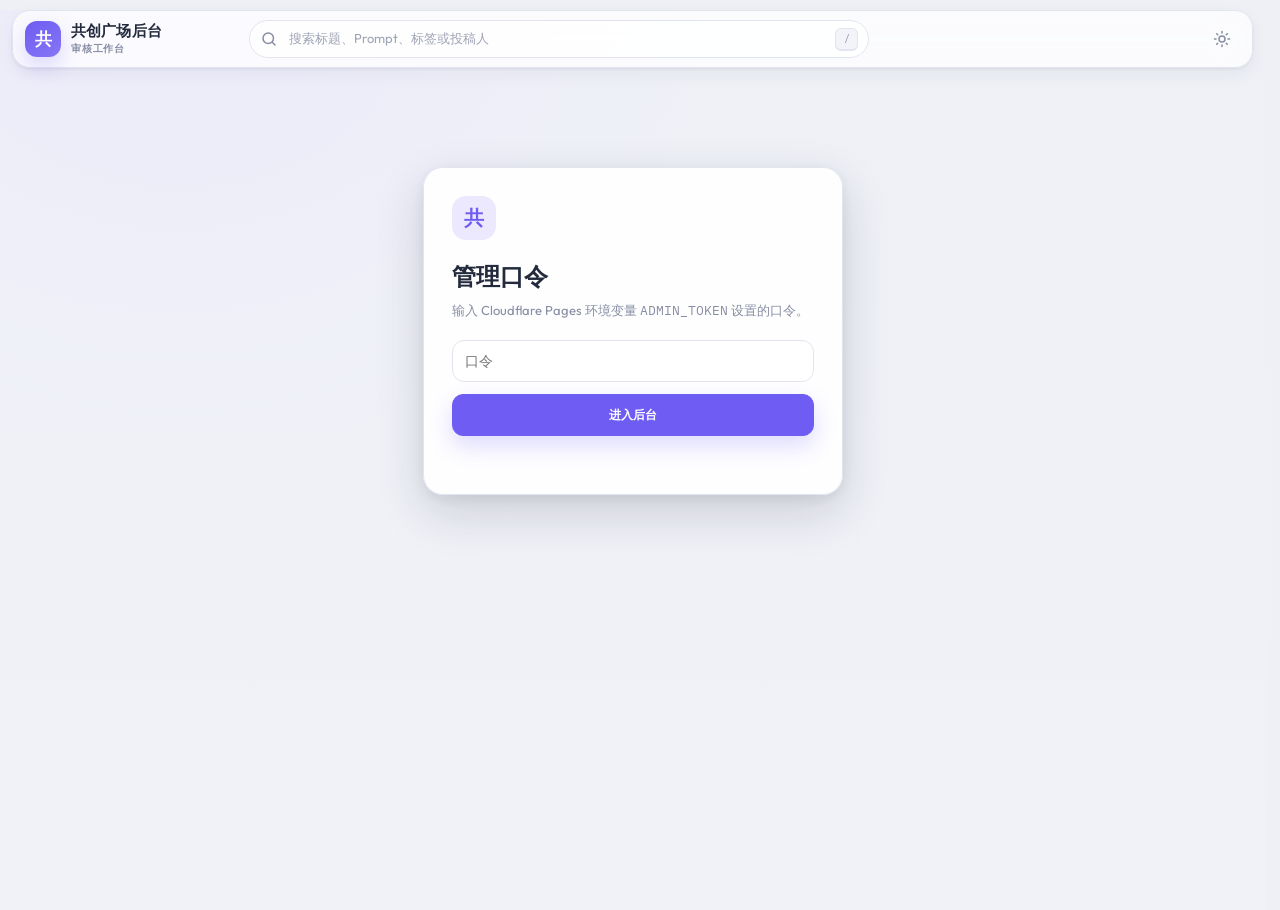
<file: site/review.html>
<!DOCTYPE html>
<html lang="zh-CN">
<head>
<meta charset="UTF-8">
<meta name="viewport" content="width=device-width, initial-scale=1.0">
<meta name="robots" content="noindex,nofollow">
<title>共创广场后台</title>
<link rel="icon" type="image/svg+xml" href="assets/favicon.svg">
<script>
/* 主题早应用：跟随法典图鉴；仅在新键缺失时兼容旧审核页 strings-dark。 */
(()=>{try{
  const storedDark=localStorage.getItem('fadian-dark');
  const legacyDark=localStorage.getItem('strings-dark');
  const dark=storedDark==='1'||(storedDark===null&&legacyDark==='true');
  const storedTheme=localStorage.getItem('fadian-theme');
  const theme=['teal','sakura','amber'].includes(storedTheme)?storedTheme:'';
  window.__adminTheme={dark,theme};
  document.documentElement.style.colorScheme=dark?'dark':'light';
}catch(e){window.__adminTheme={dark:false,theme:''}}})();
</script>
<link rel="preconnect" href="https://fonts.googleapis.com">
<link rel="preconnect" href="https://fonts.gstatic.com" crossorigin>
<link rel="stylesheet" href="https://fonts.googleapis.com/css2?family=Outfit:wght@400;500;600;700;800&family=IBM+Plex+Mono:wght@400;500;600;700&display=swap">
<link rel="stylesheet" href="assets/tokens.css">
<link rel="stylesheet" href="assets/admin.css">
</head>
<body>
<script>
(()=>{const t=window.__adminTheme||{};document.body.classList.toggle('dark',!!t.dark);if(t.theme)document.body.classList.add('theme-'+t.theme)})();
</script>
<header class="admin-topbar">
  <a class="admin-brand" href="/strings.html">
    <span class="brand-mark" aria-hidden="true">共</span>
    <span class="brand-copy">
      <b>共创广场后台</b>
      <small>审核工作台</small>
    </span>
  </a>
  <label class="top-search" for="globalSearch">
    <svg viewBox="0 0 24 24" aria-hidden="true"><circle cx="11" cy="11" r="7"></circle><path d="m20 20-3.6-3.6"></path></svg>
    <span class="sr-only">搜索投稿</span>
    <input id="globalSearch" type="search" placeholder="搜索标题、Prompt、标签或投稿人" autocomplete="off">
    <kbd>/</kbd>
  </label>
  <div class="top-actions">
    <button class="icon-action theme-toggle" type="button" id="themeBtn" aria-label="切换深浅色" title="切换深浅色">
      <svg class="sun" viewBox="0 0 24 24" aria-hidden="true"><circle cx="12" cy="12" r="4"></circle><path d="M12 2v2M12 20v2M4.93 4.93l1.41 1.41M17.66 17.66l1.41 1.41M2 12h2M20 12h2M4.93 19.07l1.41-1.41M17.66 6.34l1.41-1.41"></path></svg>
      <svg class="moon" viewBox="0 0 24 24" aria-hidden="true"><path d="M21 12.79A9 9 0 1 1 11.21 3 7 7 0 0 0 21 12.79Z"></path></svg>
    </button>
    <button class="icon-action" type="button" id="reloadBtn" hidden title="刷新当前队列">
      <svg viewBox="0 0 24 24" aria-hidden="true"><path d="M20 11a8 8 0 1 0-2.34 5.66"></path><path d="M20 4v7h-7"></path></svg>
      <span>刷新</span>
    </button>
    <button class="icon-action" type="button" id="logoutBtn" hidden title="退出后台">
      <svg viewBox="0 0 24 24" aria-hidden="true"><path d="M10 17l5-5-5-5M15 12H3"></path><path d="M14 3h5a2 2 0 0 1 2 2v14a2 2 0 0 1-2 2h-5"></path></svg>
      <span>退出</span>
    </button>
  </div>
</header>

<section class="login-card" id="login" hidden>
  <h1>管理口令</h1>
  <p>输入 Cloudflare Pages 环境变量 <code>ADMIN_TOKEN</code> 设置的口令。</p>
  <input type="password" id="tokenInput" placeholder="口令" autocomplete="current-password">
  <button class="primary-btn" id="loginBtn" type="button">进入后台</button>
  <div class="form-error" id="loginErr"></div>
</section>

<main class="admin-shell" id="app" hidden>
  <aside class="admin-nav" aria-label="后台导航">
    <div class="nav-heading">
      <span>工作台</span>
      <small>Workspace</small>
    </div>
    <button class="nav-item on" type="button" data-view="dashboard">
      <span class="nav-leading"><svg viewBox="0 0 24 24" aria-hidden="true"><path d="M4 13h6V4H4v9Zm10 7h6V11h-6v9ZM4 20h6v-3H4v3Zm10-13h6V4h-6v3Z"></path></svg><span>总览</span></span><b id="navDashCount">-</b>
    </button>
    <button class="nav-item" type="button" data-view="content">
      <span class="nav-leading"><svg viewBox="0 0 24 24" aria-hidden="true"><path d="M9 11 11 13 15.5 8.5"></path><path d="M6 3h12a2 2 0 0 1 2 2v14a2 2 0 0 1-2 2H6a2 2 0 0 1-2-2V5a2 2 0 0 1 2-2Z"></path></svg><span>投稿内容</span></span><b id="navPendingCount">0</b>
    </button>
    <button class="nav-item" type="button" data-view="feedback">
      <span class="nav-leading"><svg viewBox="0 0 24 24" aria-hidden="true"><path d="M21 15a4 4 0 0 1-4 4H8l-5 3V7a4 4 0 0 1 4-4h10a4 4 0 0 1 4 4v8Z"></path><path d="M8 9h8M8 13h5"></path></svg><span>反馈处理</span></span><b id="navFeedbackCount">0</b>
    </button>
    <a class="nav-community-link" href="/strings.html">
      <span>打开共创广场</span><span aria-hidden="true">↗</span>
    </a>
  </aside>

  <section class="admin-main">
    <div class="view-head">
      <div>
        <p class="eyebrow" id="viewKicker">Dashboard</p>
        <h1 id="viewTitle">总览</h1>
      </div>
      <div class="view-meta" id="viewMeta"></div>
    </div>
    <div id="dashboardPanel" class="dashboard-panel"></div>
    <div id="toolbar" class="toolbar"></div>
    <div id="list" class="admin-list"></div>
    <div class="empty-state" id="empty" hidden>暂无内容</div>
  </section>

  <aside class="detail-panel" id="detail" aria-label="内容详情" aria-live="polite">
    <div class="detail-empty">
      <b>选择一条内容</b>
      <span>右侧会显示完整信息、编辑表单和管理动作。</span>
    </div>
  </aside>
</main>

<button class="detail-backdrop" type="button" data-detail-close aria-label="关闭详情"></button>
<div class="toast" id="toast" role="status" aria-live="polite"></div>
<script type="module" src="assets/admin.js"></script>
</body>
</html>
</file>
<file: site/assets/tokens.css>
:root{
  --topbar-h:80px;
  --bg:#eef0f6; --panel:#ffffff; --card:#ffffff; --text:#232a3c; --muted:#878da3;
  --line:#e2e5f0; --accent:#6f5cf2; --accent-soft:#ece9fe; --tagbg:#f3f4fa; --tagbg-hover:#ebecf7;
  --new:#ef4d7e; --shadow:0 1px 3px rgba(28,32,58,.08),0 6px 18px rgba(28,32,58,.05);
  --shadow-hover:0 4px 12px rgba(28,32,58,.12),0 14px 34px rgba(28,32,58,.10);
  --glass:rgba(255,255,255,.74);
  --popover-glass:rgba(255,255,255,.93);
  --popover-line:rgba(226,229,240,.92);
  --popover-shadow:0 18px 48px rgba(28,32,58,.16),0 4px 14px rgba(28,32,58,.08);
  --overlay:rgba(21,24,38,.48);
  --accent-glow:rgba(111,92,242,.18);
  --font-ui:"Outfit","PingFang SC","Microsoft YaHei",-apple-system,"Segoe UI",Roboto,sans-serif;
  --font-prompt:"IBM Plex Mono","PingFang SC","Microsoft YaHei",Menlo,"SFMono-Regular",Consolas,"Liberation Mono",monospace;
  --font-display:"Outfit","Noto Serif SC","PingFang SC","Microsoft YaHei",serif;
  --font-directory:"Outfit","Noto Sans SC","PingFang SC","Microsoft YaHei",sans-serif;
  --font:var(--font-ui);
  --font-serif:var(--font-display);
  --font-mono:var(--font-prompt);
  --red:var(--new);
}
body.dark{
  --bg:#0b0d13; --panel:#12141d; --card:#161a26; --text:#e8eaf3; --muted:#8a91a6;
  --line:#242a3a; --accent:#8b7cf8; --accent-soft:#262050; --tagbg:#1b202e; --tagbg-hover:#222840;
  --new:#f25c8a; --shadow:0 1px 3px rgba(0,0,0,.45); --shadow-hover:0 14px 40px rgba(0,0,0,.55);
  --glass:rgba(18,21,30,.68);
  --popover-glass:rgba(18,21,30,.94);
  --popover-line:rgba(255,255,255,.14);
  --popover-shadow:0 20px 54px rgba(0,0,0,.56),0 5px 18px rgba(0,0,0,.34);
  --overlay:rgba(0,0,0,.62);
  --accent-glow:rgba(139,124,248,.22);
}
/* ============ 主题色（换肤）：每套含 light + dark，与深浅色正交；默认紫=base 不加类 ============ */
body.theme-teal{--bg:#eaeef5;--panel:#ffffff;--card:#ffffff;--text:#22304a;--muted:#7d8aa3;--line:#dbe2ee;--accent:#0fa173;--accent-soft:#dff4ea;--tagbg:#f1f4f9;--tagbg-hover:#e8eef6;--accent-glow:rgba(15,161,115,.18)}
body.theme-teal.dark{--bg:#10141c;--panel:#171c26;--card:#181e2a;--text:#e4e9f3;--muted:#7e8aa0;--line:#262e3e;--accent:#2ecb86;--accent-soft:#14352a;--tagbg:#1e2533;--tagbg-hover:#242c3d;--accent-glow:rgba(46,203,134,.20)}
body.theme-sakura{--bg:#fbf4f1;--panel:#fffaf7;--card:#ffffff;--text:#3d3034;--muted:#a18d92;--line:#f0dde0;--accent:#e0577f;--accent-soft:#fce8ee;--tagbg:#faf1ef;--tagbg-hover:#f7e9e7;--new:#c2342d;--accent-glow:rgba(224,87,127,.18)}
body.theme-sakura.dark{--bg:#1b1418;--panel:#241a20;--card:#281d23;--text:#f2e6ea;--muted:#9c8790;--line:#3a2b33;--accent:#f08fb0;--accent-soft:#3d2230;--tagbg:#2e2129;--tagbg-hover:#362730;--new:#e0577f;--accent-glow:rgba(240,143,176,.20)}
body.theme-amber{--bg:#f4eee1;--panel:#faf6ec;--card:#ffffff;--text:#2b261e;--muted:#94896f;--line:#e0d5bb;--accent:#a87f2f;--accent-soft:#f1e7cd;--tagbg:#f5f0e3;--tagbg-hover:#efe7d2;--new:#b5452f;--accent-glow:rgba(168,127,47,.18)}
body.theme-amber.dark{--bg:#16120c;--panel:#1d1812;--card:#221c13;--text:#e9e0cd;--muted:#8d8268;--line:#362d1e;--accent:#d2a651;--accent-soft:#332a1a;--tagbg:#262017;--tagbg-hover:#2d2619;--new:#e06a52;--accent-glow:rgba(210,166,81,.20)}
</file>
<file: site/assets/admin.css>
*{box-sizing:border-box}
:root{
  --admin-topbar-h:78px;
  --admin-radius:16px;
  --admin-radius-sm:11px;
  --admin-gap:12px;
}
html,body{margin:0}
html{min-width:320px;scrollbar-gutter:stable;background:var(--bg)}
body{
  min-height:100vh;overflow-x:clip;
  background:
    radial-gradient(circle at 14% -10%,color-mix(in srgb,var(--accent-soft) 72%,transparent),transparent 34rem),
    linear-gradient(180deg,var(--bg),color-mix(in srgb,var(--bg) 86%,var(--panel)));
  color:var(--text);font-family:var(--font-ui);font-size:14px;line-height:1.5;
  -webkit-font-smoothing:antialiased;
}
button,input,textarea,select{font:inherit;color:inherit}
button{cursor:pointer}
button:disabled{cursor:not-allowed;opacity:.52}
code,kbd{font-family:var(--font-prompt)}
[hidden]{display:none!important}
::selection{background:var(--accent-soft);color:var(--accent)}
:focus-visible{outline:2px solid var(--accent);outline-offset:2px}
.sr-only{position:absolute!important;width:1px!important;height:1px!important;padding:0!important;margin:-1px!important;overflow:hidden!important;clip:rect(0,0,0,0)!important;white-space:nowrap!important;border:0!important}

/* 顶栏 */
.admin-topbar{
  position:sticky;top:10px;z-index:60;display:grid;
  grid-template-columns:minmax(210px,auto) minmax(260px,620px) minmax(max-content,1fr);
  align-items:center;gap:14px;width:calc(100% - 24px);max-width:1840px;height:58px;
  margin:10px auto 0;padding:0 12px;border:1px solid var(--line);border-radius:18px;
  background:var(--glass);box-shadow:var(--shadow);backdrop-filter:blur(16px) saturate(1.08);
  -webkit-backdrop-filter:blur(16px) saturate(1.08);view-transition-name:site-topbar;
}
.admin-brand{display:inline-flex;align-items:center;gap:10px;min-width:0;color:var(--text);text-decoration:none}
.brand-mark{
  display:grid;place-items:center;flex:none;width:36px;height:36px;border-radius:12px;
  background:linear-gradient(145deg,var(--accent),color-mix(in srgb,var(--accent) 74%,#c7bfff));
  color:#fff;font-family:var(--font-display);font-size:17px;font-weight:900;
  box-shadow:0 9px 22px color-mix(in srgb,var(--accent) 24%,transparent);
}
.brand-copy{min-width:0}
.admin-brand b{display:block;overflow:hidden;text-overflow:ellipsis;white-space:nowrap;font-size:15px;line-height:1.15;letter-spacing:.01em}
.admin-brand small{display:block;margin-top:2px;color:var(--muted);font-size:10px;font-weight:750;letter-spacing:.08em;text-transform:uppercase}
.top-search{
  display:flex;align-items:center;gap:9px;min-width:0;height:38px;padding:0 10px;
  border:1px solid var(--line);border-radius:999px;background:color-mix(in srgb,var(--panel) 78%,transparent);
  transition:border-color .16s,background .16s,box-shadow .16s;
}
.top-search:focus-within{border-color:var(--accent);background:var(--panel);box-shadow:0 0 0 3px var(--accent-glow)}
.top-search svg{flex:none;width:18px;height:18px;fill:none;stroke:var(--muted);stroke-width:2;stroke-linecap:round}
.top-search input{width:100%;min-width:0;border:0;outline:0;background:transparent;font-size:13px}
.top-search input::placeholder{color:color-mix(in srgb,var(--muted) 80%,transparent)}
.top-search kbd{flex:none;min-width:23px;border:1px solid var(--line);border-bottom-width:2px;border-radius:6px;background:var(--tagbg);color:var(--muted);padding:1px 6px;text-align:center;font-size:10px;line-height:18px}
.top-actions{display:flex;align-items:center;justify-content:flex-end;gap:5px;min-width:0}
.icon-action{
  display:inline-flex;align-items:center;justify-content:center;gap:6px;height:36px;min-width:36px;
  border:0;border-radius:11px;background:transparent;color:var(--muted);padding:0 9px;
  font-size:12px;font-weight:800;transition:background .15s,color .15s;
}
.icon-action:hover{background:var(--tagbg);color:var(--text)}
.icon-action svg{width:18px;height:18px;fill:none;stroke:currentColor;stroke-width:2;stroke-linecap:round;stroke-linejoin:round}
.theme-toggle{padding:0;width:36px}
.theme-toggle .moon{display:none;fill:currentColor;stroke:none}
body.dark .theme-toggle .sun{display:none}
body.dark .theme-toggle .moon{display:block}

/* 通用控件 */
.ghost-btn,.primary-btn,.danger-btn,.soft-btn{
  display:inline-flex;align-items:center;justify-content:center;gap:7px;min-height:36px;
  border-radius:11px;padding:8px 13px;font-size:12px;font-weight:850;
  transition:translate .16s,filter .16s,background .16s,border-color .16s,color .16s,box-shadow .16s;
}
.ghost-btn{border:1px solid var(--line);background:var(--panel);color:var(--muted)}
.ghost-btn:hover{border-color:var(--accent);background:var(--accent-soft);color:var(--accent)}
.primary-btn{border:1px solid var(--accent);background:var(--accent);color:#fff;box-shadow:0 10px 22px color-mix(in srgb,var(--accent) 22%,transparent)}
.primary-btn:hover{filter:brightness(1.06);translate:0 -1px}
.danger-btn{border:1px solid color-mix(in srgb,var(--new) 42%,var(--line));background:transparent;color:var(--new)}
.danger-btn:hover{border-color:var(--new);background:color-mix(in srgb,var(--new) 10%,transparent)}
.danger-btn.danger-quiet{border-color:transparent;color:var(--muted)}
.danger-btn.danger-quiet:hover{color:var(--new);background:color-mix(in srgb,var(--new) 10%,transparent)}
.soft-btn{border:1px solid var(--line);background:var(--tagbg);color:var(--text)}
.soft-btn:hover{border-color:var(--accent);background:var(--accent-soft);color:var(--accent)}

/* 登录 */
.login-card{
  width:min(420px,calc(100vw - 24px));margin:clamp(54px,11vh,112px) auto 0;padding:28px;
  border:1px solid var(--line);border-radius:20px;background:var(--popover-glass);box-shadow:var(--popover-shadow);
  backdrop-filter:blur(18px);-webkit-backdrop-filter:blur(18px);
}
.login-card::before{content:"共";display:grid;place-items:center;width:44px;height:44px;margin-bottom:18px;border-radius:14px;background:var(--accent-soft);color:var(--accent);font-family:var(--font-display);font-size:20px;font-weight:900}
.login-card h1{margin:0 0 7px;font-family:var(--font-display);font-size:24px;letter-spacing:0}
.login-card p{margin:0 0 19px;color:var(--muted);font-size:13px}
.login-card input{width:100%;height:42px;margin-bottom:12px;border:1px solid var(--line);border-radius:12px;background:var(--card);outline:0;padding:0 12px}
.login-card input:focus{border-color:var(--accent);box-shadow:0 0 0 3px var(--accent-glow)}
.login-card .primary-btn{width:100%;min-height:42px}
.form-error{min-height:20px;margin-top:10px;color:var(--new);font-size:12px;font-weight:750}

/* 桌面工作台 */
.admin-shell{
  display:grid;grid-template-columns:190px minmax(500px,1fr) minmax(390px,450px);
  gap:var(--admin-gap);align-items:start;width:calc(100% - 24px);max-width:1840px;margin:12px auto 0;padding:0 0 28px;
}
.admin-nav,.admin-main,.detail-panel{min-width:0;border:1px solid var(--line);background:color-mix(in srgb,var(--panel) 96%,transparent);box-shadow:var(--shadow)}
.admin-nav{
  position:sticky;top:var(--admin-topbar-h);display:flex;flex-direction:column;gap:5px;
  max-height:calc(100dvh - 94px);padding:10px;border-radius:var(--admin-radius);
}
.nav-heading{display:flex;align-items:baseline;justify-content:space-between;gap:8px;padding:5px 8px 10px;color:var(--muted)}
.nav-heading span{font-size:11px;font-weight:900;letter-spacing:.08em;text-transform:uppercase}
.nav-heading small{font-size:9px;font-weight:700;letter-spacing:.05em;opacity:.72}
.nav-item{
  display:flex;align-items:center;justify-content:space-between;gap:8px;width:100%;min-width:0;
  border:1px solid transparent;border-radius:11px;background:transparent;color:var(--muted);
  padding:9px 8px;text-align:left;font-size:13px;font-weight:800;transition:background .15s,border-color .15s,color .15s;
}
.nav-leading{display:flex;align-items:center;gap:9px;min-width:0}
.nav-leading>span{overflow:hidden;text-overflow:ellipsis;white-space:nowrap}
.nav-leading svg{flex:none;width:18px;height:18px;fill:none;stroke:currentColor;stroke-width:1.8;stroke-linecap:round;stroke-linejoin:round}
.nav-item b{min-width:25px;border-radius:999px;background:var(--tagbg);color:var(--muted);padding:2px 6px;text-align:center;font-size:10px;line-height:18px}
.nav-item:hover{background:var(--tagbg);color:var(--text)}
.nav-item.on{border-color:color-mix(in srgb,var(--accent) 32%,var(--line));background:var(--accent-soft);color:var(--accent)}
.nav-item.on b{background:color-mix(in srgb,var(--panel) 72%,transparent);color:var(--accent)}
.nav-community-link{display:flex;align-items:center;justify-content:space-between;gap:8px;margin-top:8px;padding:10px 8px 2px;border-top:1px solid var(--line);color:var(--muted);text-decoration:none;font-size:11px;font-weight:800}
.nav-community-link:hover{color:var(--accent)}

.admin-main,.detail-panel{border-radius:var(--admin-radius)}
.admin-main{min-height:calc(100dvh - 102px);padding:17px}
.view-head{display:flex;align-items:flex-start;justify-content:space-between;gap:14px;margin-bottom:15px;padding:2px 2px 0}
.eyebrow,.detail-kicker{margin:0 0 4px;color:var(--accent);font-size:10px;font-weight:900;letter-spacing:.1em;text-transform:uppercase}
.view-head h1{margin:0;font-family:var(--font-display);font-size:25px;line-height:1.15;letter-spacing:0}
.view-meta{max-width:48%;color:var(--muted);font-size:11px;font-weight:750;text-align:right}

/* 总览 */
.dashboard-panel{display:grid;gap:12px;margin-bottom:14px}
.stat-grid{display:grid;grid-template-columns:repeat(5,minmax(0,1fr));gap:9px}
.stat-card{position:relative;overflow:hidden;min-width:0;border:1px solid var(--line);border-radius:14px;background:linear-gradient(145deg,var(--card),var(--tagbg));padding:13px}
.stat-card::after{content:"";position:absolute;right:-18px;bottom:-22px;width:62px;height:62px;border-radius:50%;background:var(--accent-soft);opacity:.62}
.stat-card span{display:block;position:relative;z-index:1;color:var(--muted);font-size:11px;font-weight:800}
.stat-card b{display:block;position:relative;z-index:1;margin-top:8px;font-size:25px;line-height:1;color:var(--text)}
.dash-split{display:grid;grid-template-columns:minmax(0,1.2fr) minmax(240px,.8fr);gap:10px}
.dash-box{border:1px solid var(--line);border-radius:14px;background:var(--card);padding:14px}
.dash-box h2{margin:0 0 11px;font-size:14px}
.bar-row{display:grid;grid-template-columns:70px minmax(0,1fr) 42px;gap:8px;align-items:center;margin:8px 0;color:var(--muted);font-size:11px;font-weight:800}
.bar-track{height:7px;border-radius:999px;background:var(--tagbg);overflow:hidden}
.bar-fill{height:100%;border-radius:999px;background:linear-gradient(90deg,var(--accent),color-mix(in srgb,var(--accent) 64%,#c8beff))}
.todo-list{display:grid;gap:7px}
.todo-item{display:flex;justify-content:space-between;gap:10px;border:1px solid var(--line);border-radius:11px;padding:9px 10px;color:var(--muted);font-size:12px;font-weight:800}
.todo-item b{color:var(--text)}
.likes-overview{display:grid;gap:10px;border:1px solid var(--line);border-radius:16px;background:color-mix(in srgb,var(--panel) 90%,var(--accent-soft));padding:14px}
.dash-section-head,.dash-box-head{display:flex;align-items:center;justify-content:space-between;gap:12px;min-width:0}
.dash-section-head h2{margin:0;font-size:17px;line-height:1.15}
.dash-section-head .eyebrow{margin-bottom:3px}
.availability-chip,.net-chip{flex:none;border:1px solid var(--line);border-radius:999px;background:var(--tagbg);color:var(--muted);padding:4px 8px;font-size:10px;font-weight:850}
.availability-chip.is-online{border-color:color-mix(in srgb,var(--accent) 28%,var(--line));background:var(--accent-soft);color:var(--accent)}
.like-stat-grid{display:grid;grid-template-columns:repeat(3,minmax(0,1fr));gap:9px}
.likes-split{display:grid;grid-template-columns:minmax(0,1.08fr) minmax(280px,.92fr);gap:10px}
.dash-box-head{margin-bottom:10px}
.dash-box-head h3{margin:0;font-size:14px}
.dash-box-head>span:not(.net-chip){color:var(--muted);font-size:10px;font-weight:800}
.net-chip.is-positive{border-color:color-mix(in srgb,#12a66b 35%,var(--line));background:color-mix(in srgb,#12a66b 9%,var(--card));color:#12855c}
.net-chip.is-negative{border-color:color-mix(in srgb,var(--new) 35%,var(--line));background:color-mix(in srgb,var(--new) 9%,var(--card));color:var(--new)}
.trend-legend{display:flex;align-items:center;gap:12px;margin-bottom:5px;color:var(--muted);font-size:10px;font-weight:800}
.trend-legend span{display:inline-flex;align-items:center;gap:5px}
.trend-legend span::before{content:"";width:7px;height:7px;border-radius:2px;background:var(--accent)}
.trend-legend .is-remove::before{background:var(--new)}
.like-trend-chart{position:relative;display:grid;grid-template-columns:repeat(14,minmax(0,1fr));gap:clamp(2px,1vw,7px);height:100px;margin:0;padding:0;list-style:none}
.like-trend-chart::before{content:"";position:absolute;z-index:0;top:39px;right:0;left:0;height:1px;background:var(--line)}
.like-trend-day{position:relative;z-index:1;display:grid;grid-template-rows:80px 18px;min-width:0}
.like-trend-bars{position:relative;display:block;height:80px}
.like-bar-add,.like-bar-remove{position:absolute;left:18%;width:64%;border-radius:3px;transition:height .2s ease}
.like-bar-add{bottom:50%;height:var(--like-add);background:linear-gradient(180deg,color-mix(in srgb,var(--accent) 68%,#fff),var(--accent))}
.like-bar-remove{top:50%;height:var(--like-remove);background:linear-gradient(180deg,var(--new),color-mix(in srgb,var(--new) 68%,#fff))}
.like-trend-day.has-add .like-bar-add,.like-trend-day.has-remove .like-bar-remove{min-height:2px}
.like-trend-date{overflow:visible;color:var(--muted);font-family:var(--font-prompt);font-size:8px;line-height:18px;text-align:center;white-space:nowrap}
.likes-top-list{display:grid;gap:6px;margin:0;padding:0;list-style:none}
.likes-top-row{display:grid;grid-template-columns:22px minmax(0,1fr) auto;gap:8px;align-items:center;min-width:0;border-top:1px solid var(--line);padding-top:7px}
.likes-top-row:first-child{border-top:0;padding-top:0}
.likes-top-rank{display:grid;place-items:center;width:22px;height:22px;border-radius:7px;background:var(--tagbg);color:var(--muted);font-size:10px;font-weight:900}
.likes-top-row:nth-child(-n+3) .likes-top-rank{background:var(--accent-soft);color:var(--accent)}
.likes-top-main{min-width:0}
.likes-top-main>b{display:block;overflow:hidden;text-overflow:ellipsis;white-space:nowrap;font-size:12px}
.likes-top-meta{display:flex;align-items:center;gap:6px;min-width:0;margin-top:3px;color:var(--muted);font-size:9px;font-weight:750}
.likes-top-meta .badge{max-width:112px;padding:2px 5px;font-size:8px}
.likes-top-count{align-self:center;max-width:96px;overflow:hidden;color:var(--accent);font-size:12px;text-overflow:ellipsis;white-space:nowrap}
.likes-unavailable,.likes-empty{margin:0;border:1px dashed var(--line);border-radius:12px;background:color-mix(in srgb,var(--card) 74%,transparent);color:var(--muted);padding:16px;text-align:center;font-size:11px;font-weight:750}

/* 筛选、批量 */
.toolbar{
  display:flex;flex-wrap:wrap;align-items:center;gap:7px;margin-bottom:11px;padding:9px;
  border:1px solid var(--line);border-radius:14px;background:var(--tagbg);
}
.toolbar select,.toolbar input{
  max-width:180px;min-width:0;height:34px;border:1px solid var(--line);border-radius:10px;
  background:var(--panel);outline:0;padding:0 9px;font-size:12px;
}
.toolbar select:focus,.toolbar input:focus{border-color:var(--accent);box-shadow:0 0 0 3px var(--accent-glow)}
.toolbar .spacer{flex:1 1 12px}
.toolbar-note{color:var(--muted);font-size:11px;font-weight:800;white-space:nowrap}
.segmented{display:inline-flex;gap:3px;max-width:100%;border:1px solid var(--line);border-radius:11px;background:var(--panel);padding:3px;overflow-x:auto}
.segmented button{flex:none;border:0;border-radius:8px;background:transparent;color:var(--muted);padding:6px 9px;font-size:11px;font-weight:800}
.segmented button.on{background:var(--accent);color:#fff}
.selection-bar,.batch-bar,[data-batch-bar]{display:flex;align-items:center;gap:7px;flex:1 1 100%;min-width:0;padding:2px}
.selection-bar[hidden],.batch-bar[hidden],[data-batch-bar][hidden]{display:none!important}
.batch-actions{display:flex;align-items:center;justify-content:flex-end;gap:7px;flex-wrap:wrap;margin-left:auto}
.batch-result,[data-batch-result]{width:100%;border:1px solid var(--line);border-radius:11px;background:var(--panel);padding:9px 11px;color:var(--muted);font-size:12px}
.batch-result.is-success,[data-batch-result].is-success{border-color:color-mix(in srgb,#12a66b 38%,var(--line));background:color-mix(in srgb,#12a66b 8%,var(--panel));color:#12855c}
.batch-result.is-mixed,[data-batch-result].is-mixed{border-color:color-mix(in srgb,#d79516 42%,var(--line));background:color-mix(in srgb,#d79516 9%,var(--panel));color:#a56c00}
.batch-errors{display:grid;gap:5px;max-height:152px;margin-top:8px;overflow:auto}

/* 队列 */
.admin-list{display:grid;gap:8px;contain:layout style}
.content-row{
  display:grid;grid-template-columns:24px 68px minmax(0,1fr) auto;gap:10px;align-items:center;
  min-width:0;border:1px solid var(--line);border-radius:14px;background:var(--card);padding:9px;
  transition:border-color .15s,box-shadow .15s,translate .15s,opacity .15s;
}
.content-row:hover{border-color:color-mix(in srgb,var(--accent) 50%,var(--line));translate:0 -1px}
.content-row.on{border-color:var(--accent);box-shadow:0 0 0 3px var(--accent-glow)}
.content-row.is-busy,.content-row[aria-busy="true"]{opacity:.64;pointer-events:none}
.content-row>input[type=checkbox]{width:16px;height:16px;margin:0;accent-color:var(--accent)}
.thumb{display:block;width:68px;height:68px;border:1px solid var(--line);border-radius:11px;background:var(--tagbg);object-fit:contain}
.thumb.empty{display:grid;place-items:center;color:var(--muted);font-size:10px;font-weight:900}
.row-main{min-width:0}
.row-title{display:flex;align-items:center;gap:6px;min-width:0}
.row-title b{min-width:48px;overflow:hidden;text-overflow:ellipsis;white-space:nowrap;font-size:14px;line-height:1.3}
.row-meta,.row-prompt{min-width:0;color:var(--muted);font-size:11px}
.row-meta{display:flex;flex-wrap:wrap;gap:4px 8px;margin-top:4px;font-weight:700}
.row-prompt{margin-top:5px;overflow:hidden;text-overflow:ellipsis;white-space:nowrap;font-family:var(--font-prompt)}
.row-actions{display:flex;align-items:center;gap:5px}
.mini-btn{min-height:31px;border:1px solid var(--line);border-radius:9px;background:var(--panel);color:var(--muted);padding:5px 9px;font-size:11px;font-weight:800}
.mini-btn:hover{border-color:var(--accent);color:var(--accent);background:var(--accent-soft)}
.badge{display:inline-flex;align-items:center;gap:4px;max-width:130px;border-radius:7px;background:var(--tagbg);color:var(--muted);padding:3px 7px;overflow:hidden;text-overflow:ellipsis;white-space:nowrap;font-size:10px;font-weight:900;line-height:16px}
.badge.accent{background:var(--accent-soft);color:var(--accent)}
.badge.red{background:color-mix(in srgb,var(--new) 12%,transparent);color:var(--new)}
.badge.green{background:color-mix(in srgb,#12a66b 13%,transparent);color:#12a66b}
.feedback-row{grid-template-columns:112px minmax(0,1fr) auto}
.fb-desc{margin-top:7px;white-space:pre-wrap;color:var(--text);font-size:12px}
.fb-context-chip{color:var(--muted);font-size:11px}

/* 内容检查器 */
.detail-panel{
  position:sticky;top:var(--admin-topbar-h);max-height:calc(100dvh - 92px);overflow:auto;
  padding:17px;overscroll-behavior:contain;scrollbar-gutter:stable;
}
.detail-empty{display:grid;place-items:start;align-content:start;gap:6px;min-height:220px;padding:6px;color:var(--muted)}
.detail-empty::before{content:"";width:42px;height:42px;margin-bottom:8px;border:1px dashed var(--line);border-radius:14px;background:linear-gradient(135deg,var(--accent-soft),transparent)}
.detail-empty b{color:var(--text);font-size:15px}
.detail-empty span{max-width:30ch;font-size:12px}
.detail-head{display:flex;align-items:flex-start;justify-content:space-between;gap:10px;margin-bottom:12px}
.detail-heading{min-width:0}
.detail-heading h2{margin:0;overflow-wrap:anywhere;font-family:var(--font-display);font-size:19px;line-height:1.25}
.detail-heading>p:last-child{margin:5px 0 0;color:var(--muted);font-size:11px;font-weight:700}
.detail-head-tools{display:flex;align-items:center;gap:6px;flex:none}
.detail-close-btn{display:none;width:34px;height:34px;border:0;border-radius:10px;background:var(--tagbg);color:var(--muted);padding:0;place-items:center}
.detail-close-btn:hover{background:color-mix(in srgb,var(--new) 12%,var(--tagbg));color:var(--new)}
.detail-close-btn svg{width:18px;height:18px;fill:none;stroke:currentColor;stroke-width:2;stroke-linecap:round}

.detail-media{margin:0 0 14px}
.detail-stage{
  position:relative;display:grid;place-items:center;height:clamp(250px,35vh,430px);min-height:230px;
  overflow:hidden;border:1px solid var(--line);border-radius:15px;
  background:
    linear-gradient(45deg,color-mix(in srgb,var(--tagbg) 72%,transparent) 25%,transparent 25%) 0 0/18px 18px,
    linear-gradient(-45deg,color-mix(in srgb,var(--tagbg) 72%,transparent) 25%,transparent 25%) 0 9px/18px 18px,
    var(--panel);
}
.detail-stage-link{position:relative;display:grid;place-items:center;width:100%;height:100%;padding:10px;color:inherit;text-decoration:none}
.detail-stage-link img{display:block;width:100%;height:100%;object-fit:contain;border-radius:11px}
.stage-open-hint,.stage-count{position:absolute;z-index:1;border:1px solid color-mix(in srgb,#fff 18%,transparent);border-radius:999px;background:rgba(20,22,31,.72);color:#fff;backdrop-filter:blur(8px);font-size:10px;font-weight:800}
.stage-open-hint{right:10px;bottom:10px;padding:5px 9px;opacity:0;translate:0 4px;transition:opacity .15s,translate .15s}
.detail-stage-link:hover .stage-open-hint,.detail-stage-link:focus-visible .stage-open-hint{opacity:1;translate:0 0}
.stage-count{left:10px;bottom:10px;padding:5px 9px}
.stage-param-badge{
  position:absolute;left:10px;top:10px;z-index:1;padding:5px 10px;border-radius:999px;
  background:var(--accent);color:#fff;font-size:10px;font-weight:850;line-height:1;
  box-shadow:0 2px 10px rgba(0,0,0,.28);
}
.stage-param-badge[hidden]{display:none}
.detail-stage-empty{display:grid;place-items:center;min-height:210px;border:1px dashed var(--line);border-radius:15px;background:var(--tagbg);color:var(--muted);font-size:12px;font-weight:800}
.image-strip{display:flex;gap:8px;margin-top:8px;padding:2px 2px 5px;overflow-x:auto;overscroll-behavior-inline:contain;scroll-snap-type:x proximity}
.image-choice{position:relative;display:grid;flex:0 0 76px;gap:4px;min-width:0;padding:3px;border:2px solid transparent;border-radius:12px;background:var(--tagbg);cursor:pointer;scroll-snap-align:start;transition:border-color .15s,background .15s}
.image-choice:hover{background:var(--accent-soft)}
.image-choice.is-cover,.image-choice:has(input:checked){border-color:var(--accent);background:var(--accent-soft)}
.image-choice input{position:absolute;top:6px;right:6px;z-index:2;width:15px;height:15px;margin:0;accent-color:var(--accent)}
.image-choice-frame{position:relative;display:grid;place-items:center;width:66px;height:66px;overflow:hidden;border-radius:8px;background:var(--card)}
.param-mini{
  position:absolute;left:3px;bottom:3px;width:16px;height:16px;border-radius:6px;
  display:grid;place-items:center;background:var(--accent);color:#fff;font-size:9px;font-style:normal;line-height:1;
}
.param-mini[hidden]{display:none}
.image-choice img{display:block;width:100%;height:100%;object-fit:contain}
.image-choice-caption{display:flex;align-items:center;justify-content:space-between;gap:3px;padding:0 2px 1px;color:var(--muted);font-size:9px;font-weight:800}
.image-choice-caption b{display:none;color:var(--accent)}
.image-choice.is-cover .image-choice-caption b,.image-choice:has(input:checked) .image-choice-caption b{display:block}

.editor-form{display:grid;gap:10px}
.field{display:grid;min-width:0;gap:5px}
.field-label,.field>label{color:var(--muted);font-size:10px;font-weight:900;letter-spacing:.02em}
.field input,.field textarea,.field select{
  width:100%;min-width:0;border:1px solid var(--line);border-radius:11px;background:var(--card);outline:0;
  padding:8px 10px;font-size:12px;transition:border-color .15s,box-shadow .15s,background .15s;
}
.field input,.field select{min-height:36px}
.field textarea{min-height:72px;resize:vertical;line-height:1.55}
.field textarea.mono{min-height:104px;font-family:var(--font-prompt);font-size:11px;line-height:1.65}
.field input:focus,.field textarea:focus,.field select:focus{border-color:var(--accent);background:var(--panel);box-shadow:0 0 0 3px var(--accent-glow)}
.field-row{display:grid;grid-template-columns:minmax(0,1fr) minmax(0,1fr);gap:8px}
.check-line{display:flex;align-items:center;gap:8px;width:max-content;max-width:100%;border-radius:10px;background:var(--tagbg);padding:8px 10px;color:var(--muted);font-size:11px;font-weight:800}
.check-line input{margin:0;accent-color:var(--new)}
.toolbar .check-line input[type=checkbox]{flex:none;width:16px;height:16px;border:0;padding:0;background:transparent;box-shadow:none}
.copy-block{max-height:240px;overflow:auto;border:1px solid var(--line);border-radius:11px;background:var(--tagbg);padding:10px;white-space:pre-wrap;word-break:break-word;font:11px/1.65 var(--font-prompt)}

.detail-actions{
  position:sticky;bottom:-17px;z-index:5;display:grid;gap:8px;margin:15px -17px -17px;padding:11px 17px calc(11px + env(safe-area-inset-bottom));
  border-top:1px solid var(--line);background:var(--popover-glass);box-shadow:0 -10px 24px color-mix(in srgb,var(--text) 6%,transparent);
  backdrop-filter:blur(16px) saturate(1.08);-webkit-backdrop-filter:blur(16px) saturate(1.08);
}
.detail-action-buttons{display:flex;flex-wrap:wrap;gap:7px}
.detail-action-buttons .action-primary{flex:1 1 150px}
.editor-state{display:none;align-items:center;gap:7px;color:var(--muted);font-size:10px;font-weight:800}
.editor-state-dot{width:7px;height:7px;border-radius:50%;background:#d79516;box-shadow:0 0 0 4px color-mix(in srgb,#d79516 13%,transparent)}
.detail-panel.is-dirty,.detail-panel[data-dirty="true"]{border-color:color-mix(in srgb,#d79516 48%,var(--line))}
.detail-panel.is-dirty .editor-state,.detail-panel[data-dirty="true"] .editor-state{display:flex}
.detail-panel.is-busy,.detail-panel[aria-busy="true"]{cursor:progress}
.detail-panel.is-busy .detail-action-buttons,.detail-panel[aria-busy="true"] .detail-action-buttons{pointer-events:none;opacity:.58}
.detail-panel.is-busy .editor-state,.detail-panel[aria-busy="true"] .editor-state{display:flex}
.detail-panel.is-busy .editor-state-dot,.detail-panel[aria-busy="true"] .editor-state-dot{background:var(--accent);box-shadow:0 0 0 4px var(--accent-glow);animation:busyPulse .9s ease-in-out infinite alternate}
button.is-busy,button[aria-busy="true"]{pointer-events:none;cursor:progress}
@keyframes busyPulse{to{scale:1.45;opacity:.45}}

.detail-backdrop{display:none;position:fixed;inset:0;z-index:69;border:0;background:var(--overlay);padding:0;backdrop-filter:blur(5px);-webkit-backdrop-filter:blur(5px)}
.empty-state{padding:64px 10px;color:var(--muted);text-align:center;font-size:12px;font-weight:800}
.toast{position:fixed;left:50%;bottom:24px;z-index:90;max-width:min(560px,calc(100vw - 24px));border-radius:999px;background:var(--accent);color:#fff;padding:10px 17px;box-shadow:var(--shadow-hover);opacity:0;pointer-events:none;translate:-50% 8px;transition:opacity .2s,translate .2s;font-size:12px;font-weight:800;text-align:center}
.toast.show{opacity:1;translate:-50% 0}

@media(min-width:1600px){
  .admin-shell{grid-template-columns:200px minmax(600px,1fr) minmax(430px,490px)}
  .detail-stage{height:clamp(280px,38vh,480px)}
}

/* 中宽桌面：导航收敛为横栏，保留列表 + 右侧检查器。 */
@media(max-width:1279px) and (min-width:1024px){
  .admin-shell{grid-template-columns:minmax(0,1fr) minmax(370px,430px);grid-template-areas:"nav nav" "main detail"}
  .admin-nav{grid-area:nav;position:static;flex-direction:row;align-items:center;max-height:none;padding:7px;overflow-x:auto}
  .nav-heading{display:none}
  .nav-item{flex:1 1 0;width:auto;min-width:128px;padding:8px 9px}
  .nav-community-link{flex:none;margin:0;padding:8px 10px;border:0;border-left:1px solid var(--line);white-space:nowrap}
  .admin-main{grid-area:main}
  .detail-panel{grid-area:detail}
  .stat-grid{grid-template-columns:repeat(3,minmax(0,1fr))}
  .toolbar .spacer{display:none}
}

/* 平板：详情是右侧抽屉。状态兼容 class、data 属性和 body 标记。 */
@media(max-width:1023px){
  .admin-topbar{grid-template-columns:minmax(190px,auto) minmax(220px,1fr) auto}
  .admin-shell{grid-template-columns:minmax(0,1fr);grid-template-areas:"nav" "main"}
  .admin-nav{grid-area:nav;position:static;flex-direction:row;align-items:center;width:100%;max-height:none;padding:7px;overflow-x:auto;overscroll-behavior-inline:contain}
  .nav-heading{display:none}
  .nav-item{flex:0 0 auto;width:auto;min-width:126px;padding:8px 9px}
  .nav-community-link{flex:none;margin:0;padding:8px 10px;border:0;border-left:1px solid var(--line);white-space:nowrap}
  .admin-main{grid-area:main;min-height:calc(100dvh - 162px)}
  .detail-panel{
    position:fixed;inset:0 0 0 auto;z-index:70;width:min(520px,calc(100vw - 36px));max-height:100dvh;
    border-radius:20px 0 0 20px;background:var(--panel);box-shadow:var(--popover-shadow);
    translate:calc(100% + 24px) 0;transition:translate .24s cubic-bezier(.22,1,.36,1);visibility:hidden;
  }
  .detail-panel.is-open,.detail-panel.open,.detail-panel[data-open="true"],body.detail-open .detail-panel,body.detail-drawer-open .detail-panel{translate:0 0;visibility:visible}
  .detail-close-btn{display:grid}
  body.detail-open,body.detail-drawer-open,body:has(.detail-panel.is-open),body:has(.detail-panel[data-open="true"]){overflow:hidden}
  body.detail-open .detail-backdrop,body.detail-drawer-open .detail-backdrop,body:has(.detail-panel.is-open) .detail-backdrop,body:has(.detail-panel[data-open="true"]) .detail-backdrop{display:block}
  .stat-grid{grid-template-columns:repeat(3,minmax(0,1fr))}
}

/* 小屏：详情变成全屏工作面板，操作区固定在底部。 */
@media(max-width:767px){
  :root{--admin-topbar-h:118px}
  html{scrollbar-gutter:auto}
  .admin-topbar{
    top:6px;grid-template-columns:minmax(0,1fr) auto;grid-template-rows:42px 38px;
    gap:7px 8px;width:calc(100% - 12px);height:auto;margin-top:6px;padding:7px;border-radius:16px;
  }
  .admin-brand{grid-column:1;grid-row:1}
  .top-actions{grid-column:2;grid-row:1}
  .top-search{grid-column:1/-1;grid-row:2;height:38px}
  .top-search kbd{display:none}
  .icon-action{width:36px;padding:0}
  .icon-action span{position:absolute;width:1px;height:1px;overflow:hidden;clip-path:inset(50%);white-space:nowrap}
  .admin-shell{width:calc(100% - 12px);margin-top:8px;gap:8px;padding-bottom:18px}
  .admin-nav{gap:4px;width:100%;padding:6px;border-radius:14px}
  .nav-item{width:auto;min-width:112px;padding:7px 8px}
  .nav-leading{gap:7px}
  .nav-leading svg{width:16px;height:16px}
  .nav-community-link{padding:7px 9px}
  .admin-main{min-height:calc(100dvh - 176px);padding:12px;border-radius:14px}
  .view-head{margin-bottom:12px}
  .view-head h1{font-size:22px}
  .view-meta{max-width:52%;font-size:10px}
  .stat-grid{grid-template-columns:repeat(2,minmax(0,1fr));gap:7px}
  .stat-card{padding:11px}
  .stat-card b{font-size:22px}
  .dash-split{grid-template-columns:1fr}
  .likes-split{grid-template-columns:1fr}
  .toolbar{gap:6px;padding:7px}
  .toolbar select,.toolbar input{flex:1 1 132px;max-width:none}
  .toolbar .spacer{display:none}
  .toolbar-note{white-space:normal}
  .batch-actions{justify-content:flex-start;margin-left:0}
  .content-row{grid-template-columns:20px 56px minmax(0,1fr);gap:8px;align-items:start;padding:8px}
  .content-row:hover{translate:none}
  .thumb{width:56px;height:56px}
  .row-title{align-items:flex-start;flex-wrap:wrap;gap:4px}
  .row-title b{flex:1 1 100%;font-size:13px}
  .row-meta{gap:3px 7px}
  .row-prompt{white-space:normal;display:-webkit-box;-webkit-box-orient:vertical;-webkit-line-clamp:2;overflow:hidden;line-height:1.45}
  .row-actions{grid-column:2/-1;justify-content:flex-end;margin-top:-1px}
  .feedback-row{grid-template-columns:1fr}
  .feedback-row>.badge{grid-column:1}
  .feedback-row .row-actions{grid-column:1}
  .detail-panel{
    inset:0;width:100%;padding:14px;border:0;border-radius:0;translate:0 calc(100% + 20px);
    overscroll-behavior:contain;background:var(--panel);
  }
  .detail-panel.is-open,.detail-panel.open,.detail-panel[data-open="true"],body.detail-open .detail-panel,body.detail-drawer-open .detail-panel{translate:0 0}
  .detail-head{position:sticky;top:-14px;z-index:6;margin:-14px -14px 12px;padding:14px;background:var(--popover-glass);border-bottom:1px solid var(--line);backdrop-filter:blur(14px)}
  .detail-heading h2{font-size:18px}
  .detail-stage{height:min(48vh,420px);min-height:220px}
  .detail-actions{bottom:-14px;margin:15px -14px -14px;padding:10px 14px calc(10px + env(safe-area-inset-bottom))}
  .detail-action-buttons .action-primary{flex-basis:100%;min-height:42px;order:-2}
  .detail-action-buttons>.soft-btn{flex:1 1 auto}
  .toast{bottom:calc(14px + env(safe-area-inset-bottom))}
}

@media(max-width:560px){
  .field-row{grid-template-columns:1fr}
  .segmented{width:100%}
  .segmented button{flex:1 0 auto}
  .toolbar select,.toolbar input{flex-basis:100%;width:100%}
  .selection-bar,.batch-bar,[data-batch-bar]{align-items:flex-start;flex-direction:column}
  .batch-actions{width:100%}
  .detail-action-buttons>.danger-btn{flex:1 1 auto}
}

@media(max-width:390px){
  .admin-topbar{width:calc(100% - 8px);padding-inline:6px}
  .brand-mark{width:34px;height:34px}
  .admin-brand b{font-size:14px}
  .admin-brand small{display:none}
  .top-actions{gap:2px}
  .admin-shell{width:calc(100% - 8px)}
  .admin-nav{width:100%}
  .nav-item{width:auto;min-width:105px}
  .nav-item b{min-width:22px;padding-inline:5px}
  .admin-main{padding:10px}
  .view-head{gap:8px}
  .view-meta{max-width:46%}
  .stat-card{padding:10px}
  .likes-overview{padding:10px}
  .dash-section-head{align-items:flex-start}
  .availability-chip{max-width:48%;white-space:normal;text-align:center}
  .like-stat-grid{gap:6px}
  .like-stat-grid .stat-card{padding:9px}
  .like-stat-grid .stat-card b{font-size:20px}
  .like-trend-chart{gap:2px}
  .like-bar-add,.like-bar-remove{left:12%;width:76%}
  .likes-top-row{grid-template-columns:20px minmax(0,1fr) auto;gap:6px}
  .content-row{grid-template-columns:19px 50px minmax(0,1fr);gap:7px;padding:7px}
  .thumb{width:50px;height:50px}
  .row-actions{grid-column:3}
  .badge{max-width:110px}
  .bar-row{grid-template-columns:62px minmax(0,1fr) 36px}
  .detail-panel{padding:12px}
  .detail-head{top:-12px;margin:-12px -12px 12px;padding:12px}
  .detail-stage{min-height:200px}
  .detail-actions{bottom:-12px;margin:14px -12px -12px;padding-inline:12px}
}

@media(prefers-reduced-motion:reduce){
  *,*::before,*::after{animation:none!important;transition:none!important;scroll-behavior:auto!important}
  ::view-transition-group(*),::view-transition-old(*),::view-transition-new(*){animation:none!important}
}
</file>
